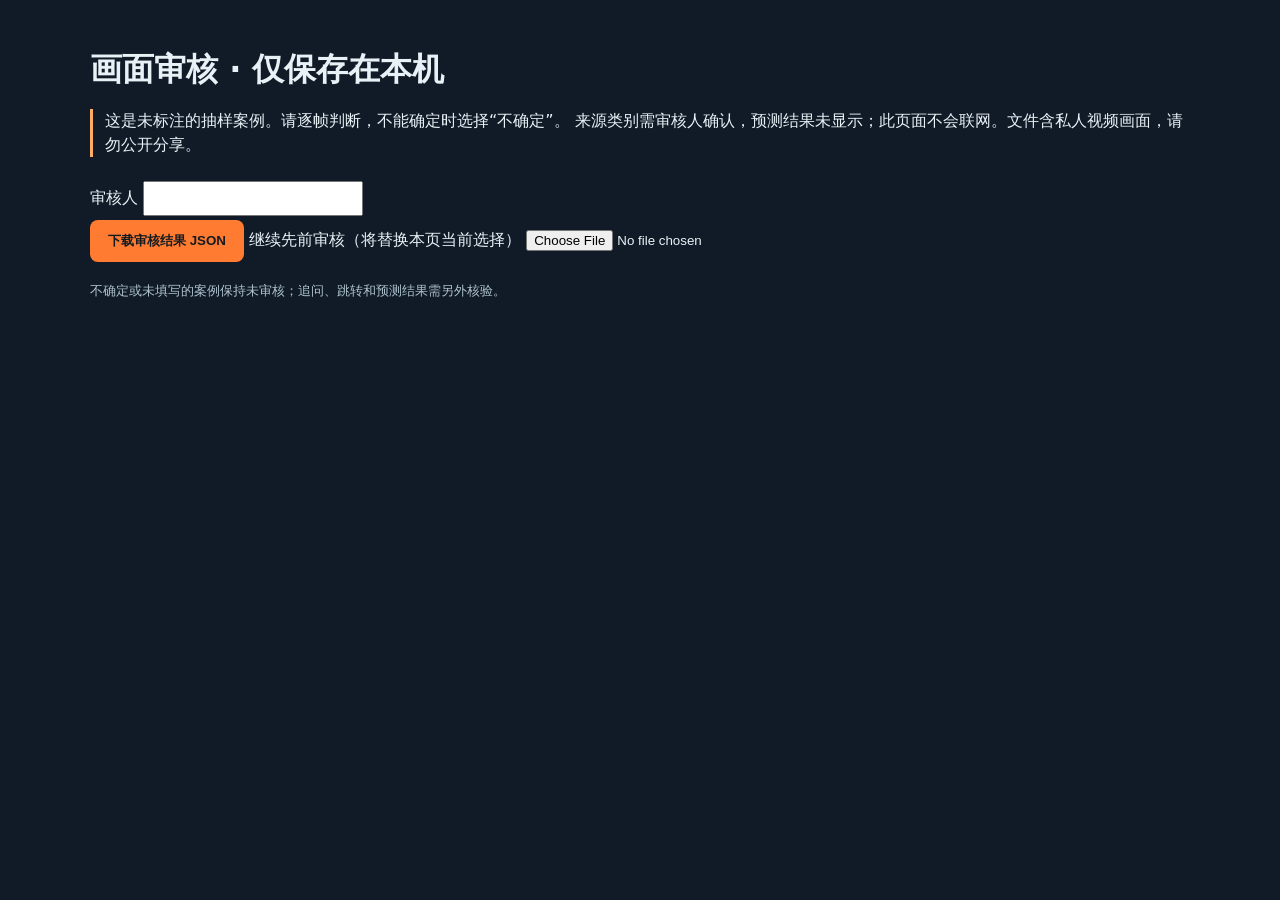
<file: scripts/knowledge_review_template.html>
<!doctype html>
<html lang="zh"><head><meta charset="utf-8">
<meta name="viewport" content="width=device-width,initial-scale=1">
<meta http-equiv="Content-Security-Policy" content="default-src 'none'; img-src data:; style-src 'unsafe-inline'; script-src 'unsafe-inline'">
<title>FrameSeek · 本地画面审核</title><style>
body{margin:0;background:#101b27;color:#e8f1f6;font:16px/1.5 system-ui,sans-serif}
main{max-width:1100px;margin:auto;padding:24px}h1{margin-bottom:4px}
section{border:1px solid #365161;border-radius:12px;padding:18px;margin:18px 0;background:#192c39}
.frames{display:grid;grid-template-columns:repeat(auto-fit,minmax(230px,1fr));gap:14px}
figure{margin:0;background:#101b27;border-radius:8px;padding:8px}img{width:100%;height:auto}
.frame-preview{display:block;width:100%;padding:0;background:transparent;border:0;cursor:zoom-in}
dialog{width:min(94vw,1400px);max-width:none;max-height:92vh;background:#101b27;color:#e8f1f6;border:1px solid #365161;border-radius:12px;padding:16px}
dialog::backdrop{background:rgba(0,0,0,.82)}dialog img{display:block;max-height:78vh;width:auto;max-width:100%;margin:auto;object-fit:contain}
dialog header{display:flex;align-items:center;justify-content:space-between;gap:12px;margin-bottom:12px}
label{display:inline-block;margin:8px 12px 4px 0}input[type=text],input[type=number]{padding:8px;width:15em}
button{background:#ff7b32;color:#151c20;border:0;border-radius:8px;padding:12px 18px;font-weight:700;cursor:pointer}
small{color:#afc3cf} .warning{border-left:3px solid #ffad64;padding-left:12px}
</style></head><body><main><h1>画面审核 · 仅保存在本机</h1>
<p class="warning">这是未标注的抽样案例。请逐帧判断，不能确定时选择“不确定”。
来源类别需审核人确认，预测结果未显示；此页面不会联网。文件含私人视频画面，请勿公开分享。</p>
<label>审核人 <input id="reviewer" type="text" maxlength="100" autocomplete="off"></label>
<div id="cases"></div><button id="export" type="button">下载审核结果 JSON</button>
<label>继续先前审核（将替换本页当前选择） <input id="import" type="file" accept="application/json,.json"></label>
<p id="status" role="status"></p><p><small>不确定或未填写的案例保持未审核；追问、跳转和预测结果需另外核验。</small></p>
</main><dialog id="frame-dialog" aria-labelledby="frame-dialog-title"><header><strong id="frame-dialog-title"></strong><button id="frame-dialog-close" type="button">关闭放大画面</button></header><img id="frame-dialog-image" alt=""></dialog><script>
const data=DATA_PLACEHOLDER; const root=document.getElementById('cases'),journeys=new Map();
const frameDialog=document.getElementById('frame-dialog'),dialogImage=document.getElementById('frame-dialog-image'),dialogTitle=document.getElementById('frame-dialog-title');
document.getElementById('frame-dialog-close').addEventListener('click',()=>frameDialog.close());
for (const entry of data) {
  const c=entry.case, section=document.createElement('section'), title=document.createElement('h2');
  title.textContent=c.id+' · '+c.question; section.append(title);
  const detail=document.createElement('p');detail.textContent=(c.source_kind==='real'?'真实素材':'合成素材')+' · '+c.scope_start+'–'+c.scope_end+' 秒 · '+c.frame_labels.length+' 张抽样画面';section.append(detail);
  const grid=document.createElement('div');grid.className='frames';
  c.frame_labels.forEach((item,i)=>{
    const figure=document.createElement('figure'),img=document.createElement('img'),caption=document.createElement('figcaption'),preview=document.createElement('button');
    img.src='data:image/jpeg;base64,'+entry.images[i];img.alt='视频 '+c.frame_references[i].t+' 秒的抽样画面';
    preview.type='button';preview.className='frame-preview';preview.setAttribute('aria-label','放大 '+c.frame_references[i].t+' 秒的画面');
    preview.append(img);preview.addEventListener('click',()=>{dialogImage.src=img.src;dialogImage.alt=img.alt;dialogTitle.textContent=c.id+' · '+c.frame_references[i].t+' 秒';frameDialog.showModal();});
    caption.textContent=c.frame_references[i].t+' 秒 · 点击画面放大';figure.append(preview,caption);
    for(const [value,label] of [['yes','符合'],['no','不符合'],['uncertain','不确定']]){
      const option=document.createElement('label'),radio=document.createElement('input');
      radio.type='radio';radio.name=c.id+'-'+i;radio.value=value;option.append(radio,document.createTextNode(label));figure.append(option);
    } grid.append(figure);
  }); section.append(grid);
  const label=document.createElement('label');
  label.append(document.createTextNode('目标或干扰场景可见时长（秒） '));
  const duration=document.createElement('input');duration.type='number';duration.min='1';duration.step='any';duration.dataset.duration=c.id;label.append(duration);section.append(label);
  const journey={};
  function field(parent,title,type='text') {const label=document.createElement('label'),input=document.createElement('input');label.append(document.createTextNode(title+' '));input.type=type;label.append(input);parent.append(label);return input;}
  if(c.categories.includes('followup')){
    const group=document.createElement('fieldset'),legend=document.createElement('legend');legend.textContent='追问页面核验';group.append(legend);
    journey.followReviewed=field(group,'已实际核验追问','checkbox');journey.parent=field(group,'原问题请求 ID');journey.resolved=field(group,'系统解析后的完整问题');journey.followEvidence=field(group,'核验记录位置');section.append(group);
  }
  if(c.categories.includes('seek')){
    const group=document.createElement('fieldset'),legend=document.createElement('legend');legend.textContent='时间跳转页面核验';group.append(legend);
    journey.seekReviewed=field(group,'已实际核验跳转','checkbox');
    const label=document.createElement('label'),select=document.createElement('select');label.append(document.createTextNode('引用画面 '));
    for(const frame of c.frame_references){const option=document.createElement('option');option.value=frame.frame_id;option.textContent=frame.t+' 秒';select.append(option);}
    label.append(select);group.append(label);journey.frame=select;journey.player=field(group,'播放器实际时间（秒）','number');journey.player.step='any';journey.seekEvidence=field(group,'核验记录位置');section.append(group);
  }
  journeys.set(c.id,journey);root.append(section);
}
document.getElementById('export').addEventListener('click',()=>{
  const reviewer=document.getElementById('reviewer').value.trim();
  const records=data.map(({case:c})=>{
    const labels=c.frame_labels.map((item,i)=>{
      const checked=document.querySelector('input[name="'+CSS.escape(c.id+'-'+i)+'"]:checked');
      return {frame_id:item.frame_id,visible:checked?.value==='yes'?true:checked?.value==='no'?false:null};
    });
    const duration=Number(document.querySelector('input[data-duration="'+CSS.escape(c.id)+'"]').value);
    const reviewed=Boolean(reviewer)&&Number.isFinite(duration)&&duration>=1&&labels.every(x=>typeof x.visible==='boolean');
    const record={...c,reviewer,visible_duration_seconds:Number.isFinite(duration)&&duration>0?duration:null,
      frame_labels:labels,reviewed,expected:reviewed?labels.filter(x=>x.visible).map(x=>x.frame_id):null,predicted:null};
    const journey=journeys.get(c.id);
    if(journey.followReviewed?.checked)record.followup_check={reviewed:true,parent_request_id:journey.parent.value.trim(),resolved_question:journey.resolved.value.trim(),evidence_reference:journey.followEvidence.value.trim(),source_fingerprint:c.source_fingerprint,index_version:c.index_version};
    if(journey.seekReviewed?.checked){const frame=c.frame_references.find(x=>x.frame_id===journey.frame.value);record.seek_checks=[{reviewed:true,frame_id:journey.frame.value,target_time:frame?.t,player_time:journey.player.value===''?null:Number(journey.player.value),evidence_reference:journey.seekEvidence.value.trim()}];}
    return record;
  });
  const url=URL.createObjectURL(new Blob([JSON.stringify(records,null,2)],{type:'application/json'}));
  const a=document.createElement('a');a.href=url;a.download='frameseek-human-review.json';a.click();setTimeout(()=>URL.revokeObjectURL(url),1000);
  document.getElementById('status').textContent='已下载；完成审核 '+records.filter(x=>x.reviewed).length+' / '+records.length+' 条。';
});
document.getElementById('import').addEventListener('change',async event=>{
  const file=event.target.files?.[0],status=document.getElementById('status');
  if(!file)return;
  try {
    if(file.size>10*1024*1024)throw Error('size');
    const records=JSON.parse(await file.text());
    if(!Array.isArray(records)||records.length!==data.length)throw Error('cases');
    const mutable=new Set(['frame_labels','expected','reviewed','reviewer','visible_duration_seconds']);
    const byId=new Map();
    for(const record of records){
      if(!record||typeof record.id!=='string'||byId.has(record.id))throw Error('identity');
      byId.set(record.id,record);
    }
    const reviewers=new Set();
    for(const {case:c} of data){
      const record=byId.get(c.id);
      const allowedExtra=new Set([...(c.categories.includes('followup')?['followup_check']:[]),...(c.categories.includes('seek')?['seek_checks']:[])]);
      if(!record||Object.keys(record).some(key=>!(key in c)&&!allowedExtra.has(key))||Object.keys(c).some(key=>!mutable.has(key)&&JSON.stringify(record[key])!==JSON.stringify(c[key])))throw Error('identity');
      if(typeof record.reviewer!=='string'||record.reviewer.length>100||!Array.isArray(record.frame_labels)||record.frame_labels.length!==c.frame_labels.length)throw Error('labels');
      if(record.visible_duration_seconds!==null&&(typeof record.visible_duration_seconds!=='number'||!Number.isFinite(record.visible_duration_seconds)||record.visible_duration_seconds<=0))throw Error('duration');
      for(let i=0;i<c.frame_labels.length;i++){
        const item=record.frame_labels[i];
        if(!item||item.frame_id!==c.frame_labels[i].frame_id||![true,false,null].includes(item.visible))throw Error('labels');
      }
      if(record.followup_check){const check=record.followup_check;if(check.reviewed!==true||check.source_fingerprint!==c.source_fingerprint||check.index_version!==c.index_version||!['parent_request_id','resolved_question','evidence_reference'].every(k=>typeof check[k]==='string'))throw Error('followup');}
      if(record.seek_checks){const checks=record.seek_checks,check=checks?.[0],frame=c.frame_references.find(x=>x.frame_id===check?.frame_id);if(!Array.isArray(checks)||checks.length!==1||check.reviewed!==true||!frame||check.target_time!==frame.t||(check.player_time!==null&&(typeof check.player_time!=='number'||!Number.isFinite(check.player_time)))||typeof check.evidence_reference!=='string')throw Error('seek');}
      if(record.reviewer.trim())reviewers.add(record.reviewer.trim());
    }
    if(reviewers.size>1)throw Error('reviewer');
    document.getElementById('reviewer').value=[...reviewers][0]||'';
    for(const {case:c} of data){
      const record=byId.get(c.id);
      record.frame_labels.forEach((item,i)=>{
        const name=c.id+'-'+i,value=item.visible===true?'yes':item.visible===false?'no':'uncertain';
        document.querySelector('input[name="'+CSS.escape(name)+'"][value="'+value+'"]').checked=true;
      });
      document.querySelector('input[data-duration="'+CSS.escape(c.id)+'"]').value=record.visible_duration_seconds??'';
      const journey=journeys.get(c.id),follow=record.followup_check,seek=record.seek_checks?.[0];
      if(journey.followReviewed){journey.followReviewed.checked=Boolean(follow);journey.parent.value=follow?.parent_request_id||'';journey.resolved.value=follow?.resolved_question||'';journey.followEvidence.value=follow?.evidence_reference||'';}
      if(journey.seekReviewed){journey.seekReviewed.checked=Boolean(seek);if(seek)journey.frame.value=seek.frame_id;journey.player.value=seek?.player_time??'';journey.seekEvidence.value=seek?.evidence_reference||'';}
    }
    status.textContent='已恢复本机审核记录；请继续检查并重新下载。';
  } catch(error) { status.textContent='无法恢复：文件无效或与当前案例不一致，现有选择未改变。'; }
  finally { event.target.value=''; }
});
</script></body></html>
</file>
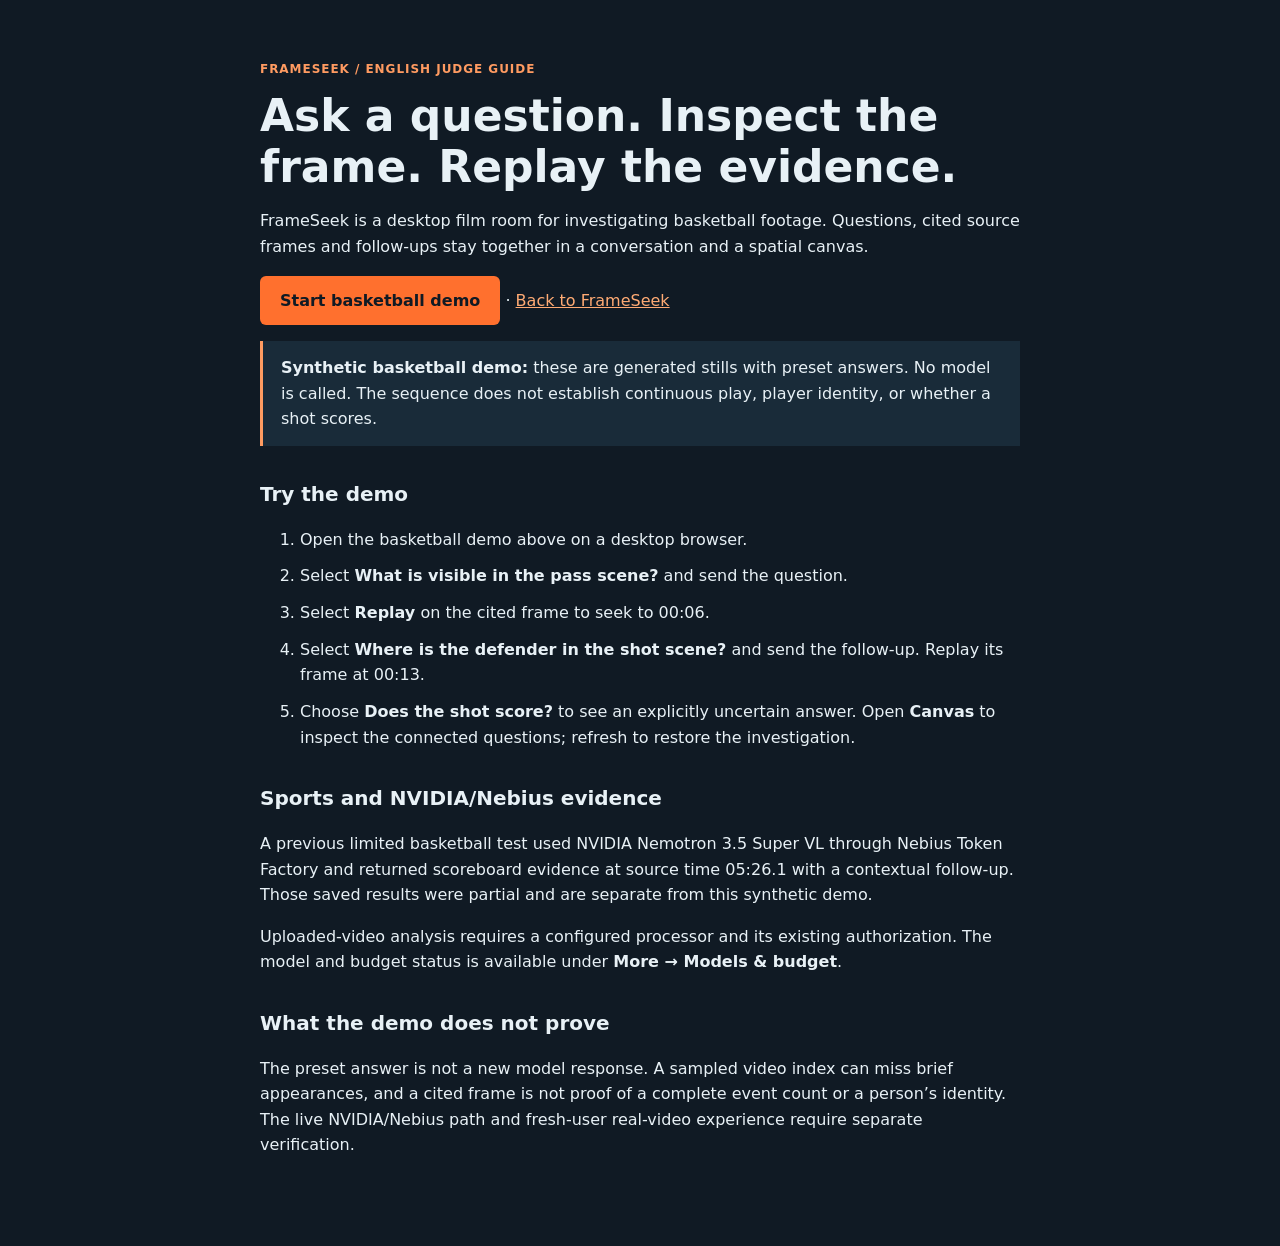
<file: src/frameseek/static/demo-guide-en.html>
<!doctype html>
<html lang="en">
<head>
  <meta charset="utf-8">
  <meta name="viewport" content="width=device-width,initial-scale=1">
  <title>FrameSeek — judge guide</title>
  <style>
    :root{color-scheme:dark}body{margin:0;background:#101a24;color:#e8f1f6;font:16px/1.6 system-ui,sans-serif}
    main{max-width:760px;margin:auto;padding:48px 24px 72px}h1{font-size:clamp(30px,5vw,44px);line-height:1.15;margin:12px 0}
    h2{font-size:20px;margin-top:32px}a{color:#ffab74}code{background:#233847;border-radius:4px;padding:2px 5px}
    .label{color:#ff9b61;font-weight:700;letter-spacing:.08em;text-transform:uppercase;font-size:12px}
    .notice{border-left:3px solid #ff9b61;background:#192b39;padding:14px 18px}li{margin:.7em 0}
    dt{font-weight:700}dd{margin:0 0 12px;color:#b9cbd6}
    .start{display:inline-block;background:#ff702e;color:#101a24;padding:12px 20px;border-radius:6px;font-weight:700;text-decoration:none}
    a:focus-visible{outline:2px solid #ff9b61;outline-offset:5px}
  </style>
</head>
<body><main>
  <p class="label">FrameSeek / English judge guide</p>
  <h1>Ask a question. Inspect the frame. Replay the evidence.</h1>
  <p>FrameSeek is a desktop film room for investigating basketball footage. Questions, cited source frames and follow-ups stay together in a conversation and a spatial canvas.</p>
  <p><a class="start" href="/workspace?demo=basketball">Start basketball demo</a> · <a href="/">Back to FrameSeek</a></p>
  <p class="notice"><strong>Synthetic basketball demo:</strong> these are generated stills with preset answers. No model is called. The sequence does not establish continuous play, player identity, or whether a shot scores.</p>
  <h2>Try the demo</h2>
  <ol>
    <li>Open the basketball demo above on a desktop browser.</li>
    <li>Select <strong>What is visible in the pass scene?</strong> and send the question.</li>
    <li>Select <strong>Replay</strong> on the cited frame to seek to 00:06.</li>
    <li>Select <strong>Where is the defender in the shot scene?</strong> and send the follow-up. Replay its frame at 00:13.</li>
    <li>Choose <strong>Does the shot score?</strong> to see an explicitly uncertain answer. Open <strong>Canvas</strong> to inspect the connected questions; refresh to restore the investigation.</li>
  </ol>
  <h2>Sports and NVIDIA/Nebius evidence</h2>
  <p>A previous limited basketball test used NVIDIA Nemotron 3.5 Super VL through Nebius Token Factory and returned scoreboard evidence at source time 05:26.1 with a contextual follow-up. Those saved results were partial and are separate from this synthetic demo.</p>
  <p>Uploaded-video analysis requires a configured processor and its existing authorization. The model and budget status is available under <strong>More → Models &amp; budget</strong>.</p>
  <h2>What the demo does not prove</h2>
  <p>The preset answer is not a new model response. A sampled video index can miss brief appearances, and a cited frame is not proof of a complete event count or a person’s identity. The live NVIDIA/Nebius path and fresh-user real-video experience require separate verification.</p>
</main></body></html>
</file>
